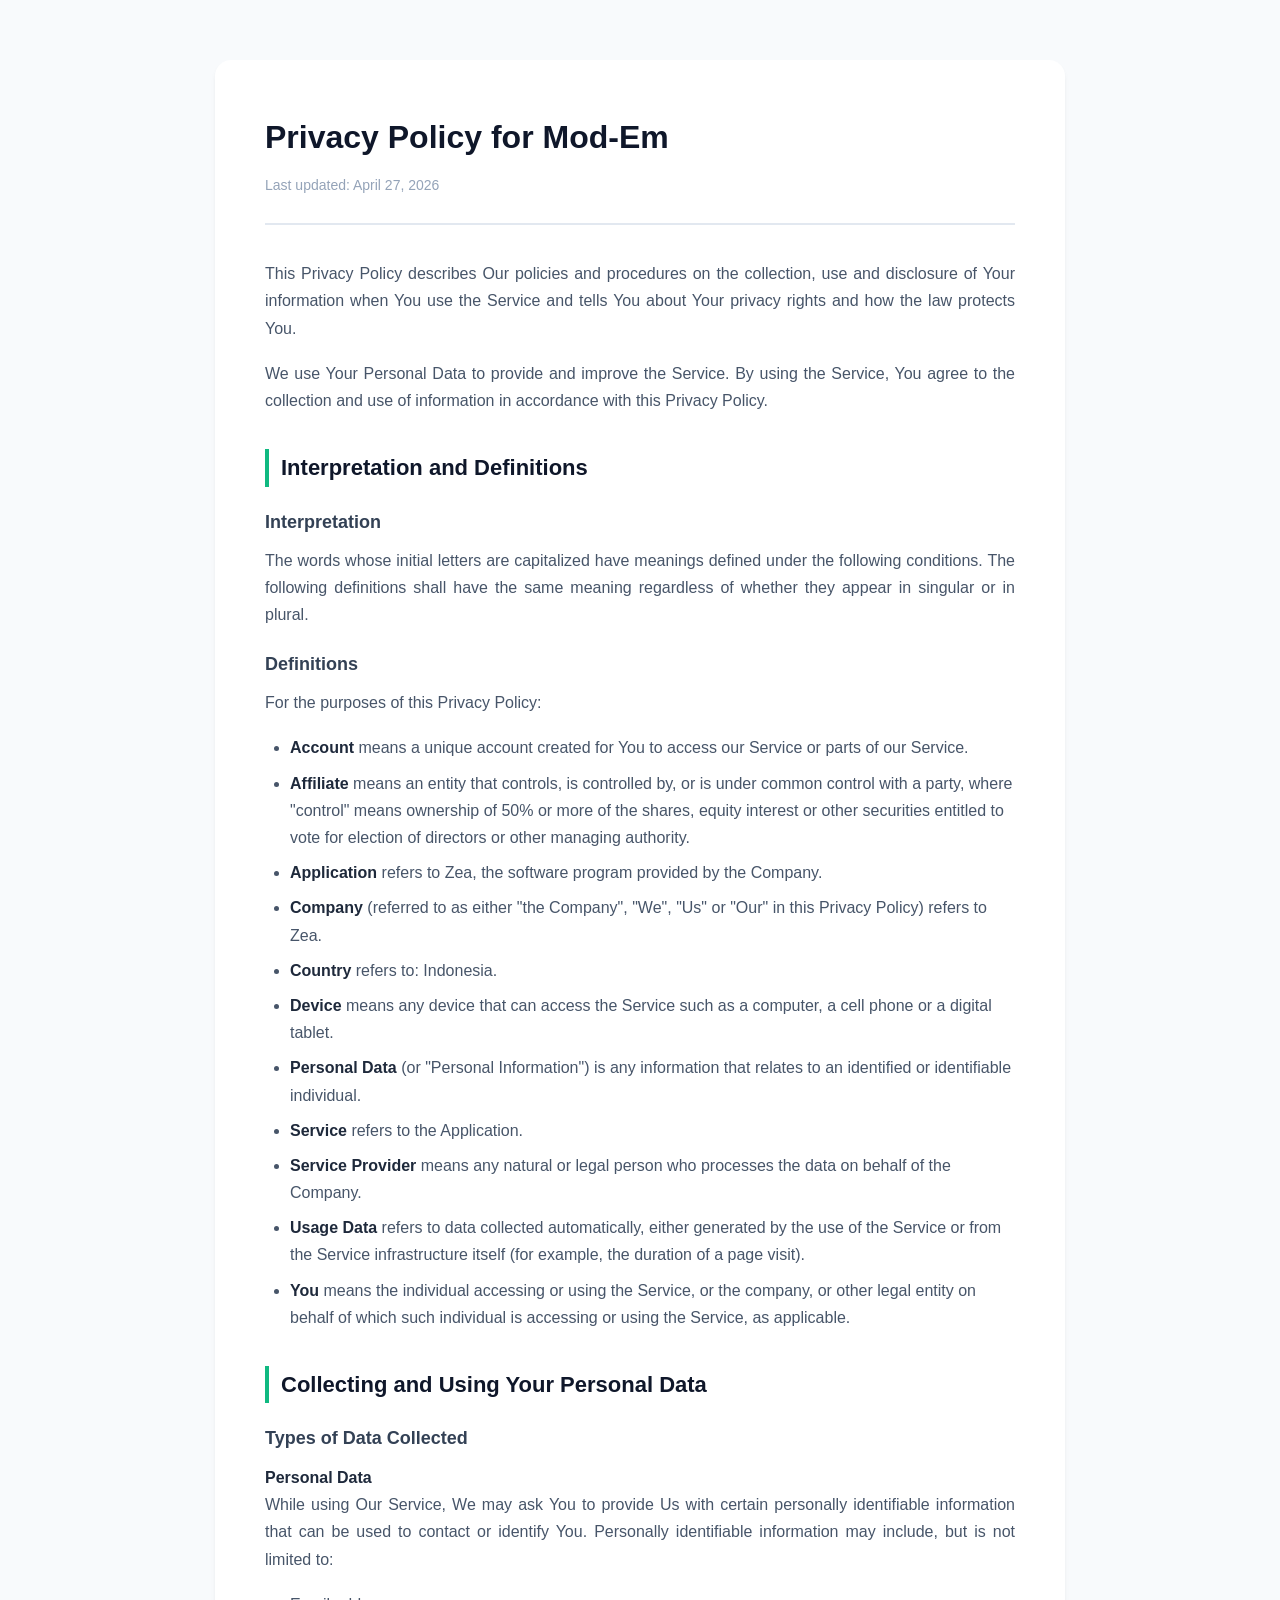
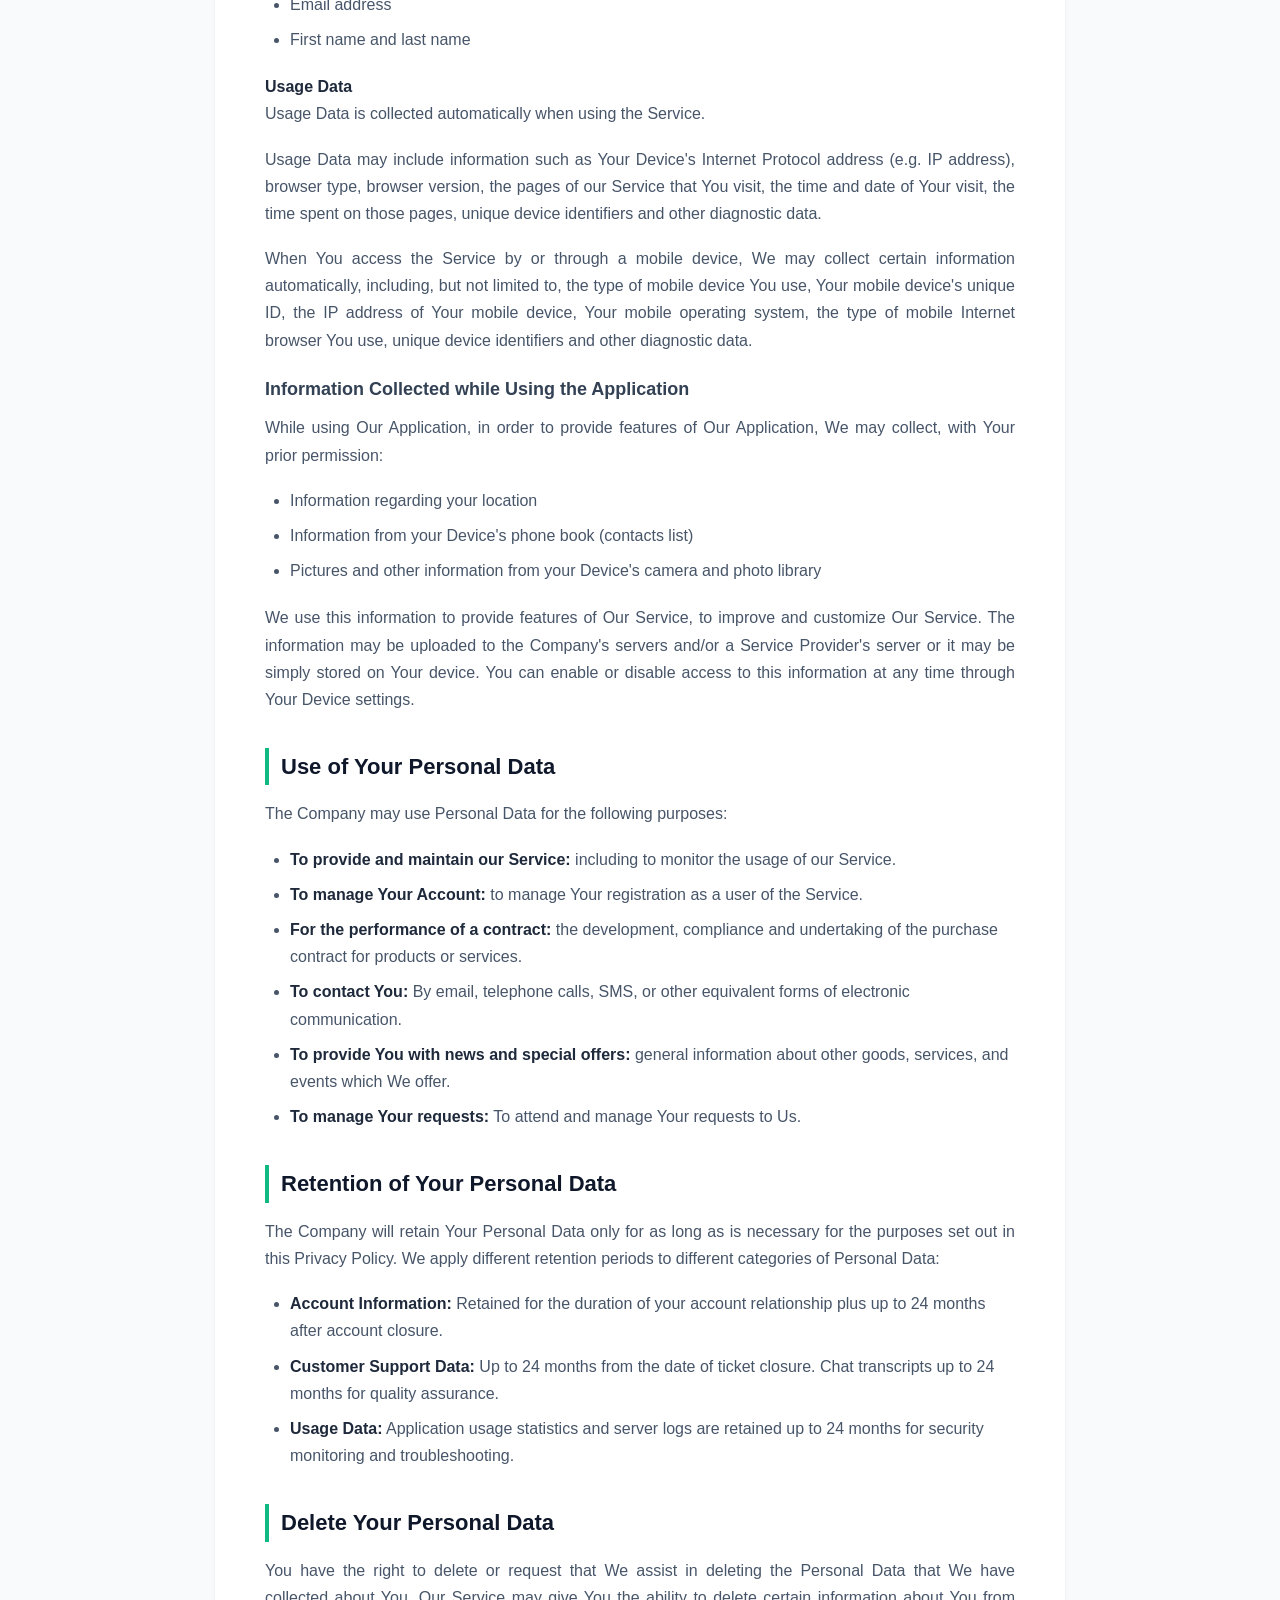
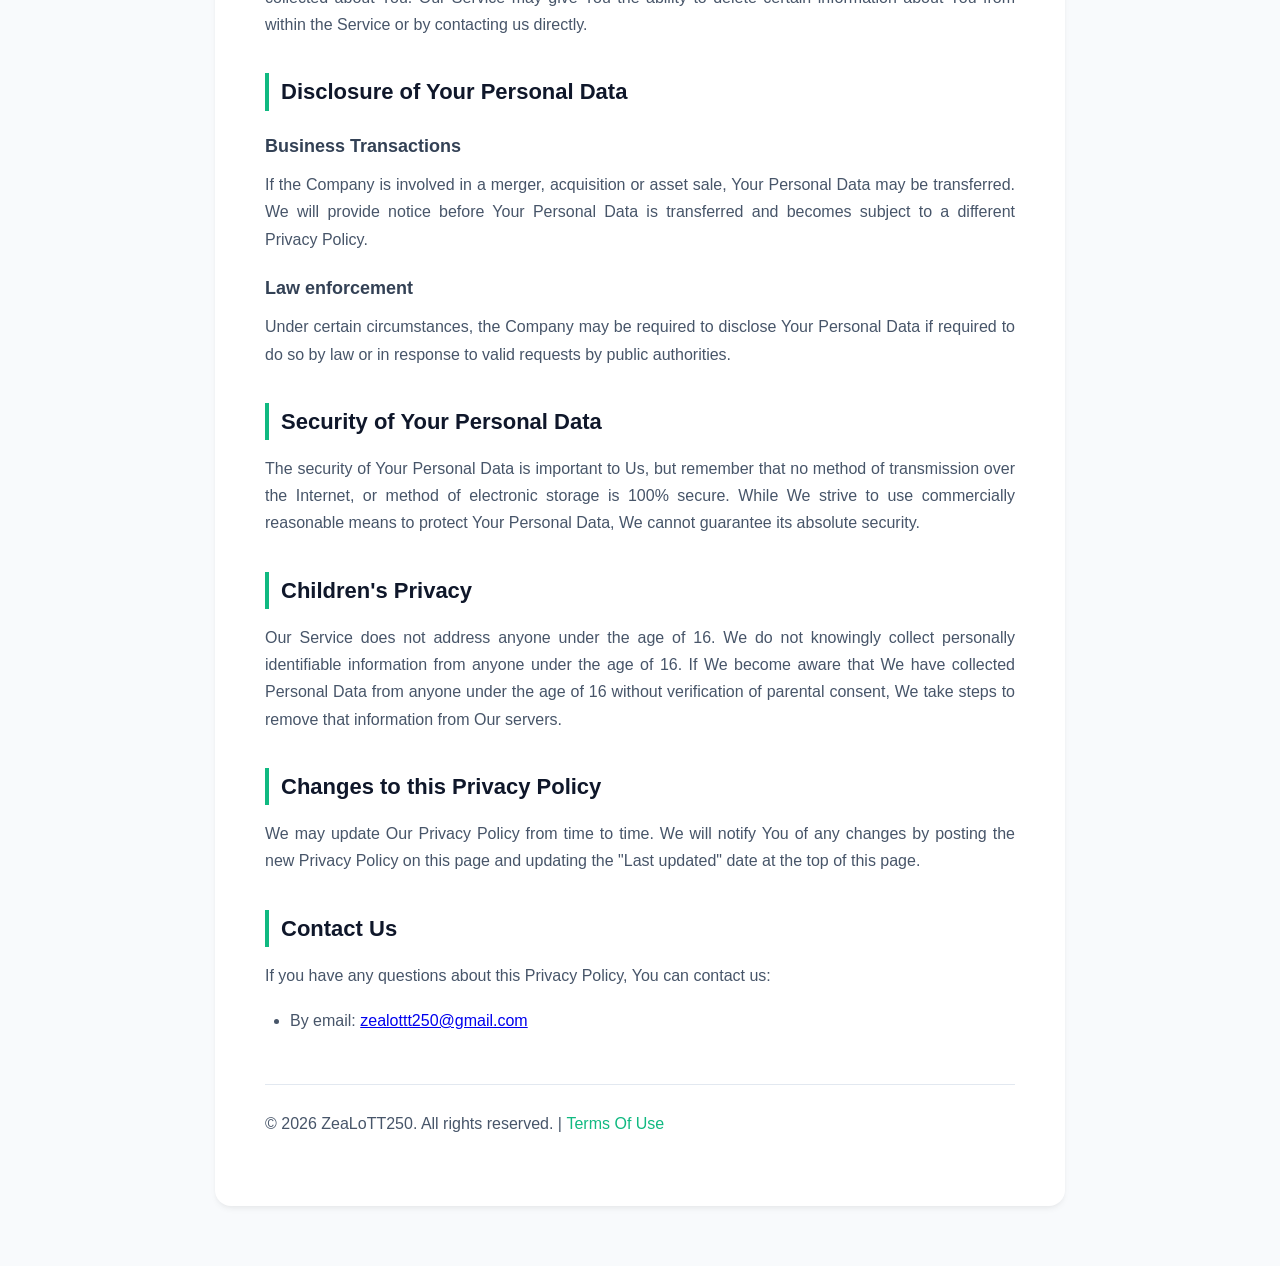
<file: Privacy-Policy.html>
<!DOCTYPE html>
<html lang="en">
<head>
    <meta charset="UTF-8">
    <meta name="viewport" content="width=device-width, initial-scale=1.0">
    <title>Privacy Policy - Mod-Em</title>
    <link rel="icon" type="image/png" href="logo.png">
    <style>
        :root {
            --primary-color: #10b981; /* Hijau emerald lembut untuk membedakan dengan halaman Terms */
            --text-main: #1e293b;
            --text-muted: #475569;
            --bg-body: #f8fafc;
            --bg-card: #ffffff;
            --border-color: #e2e8f0;
        }

        * {
            box-sizing: border-box;
            margin: 0;
            padding: 0;
            font-family: -apple-system, BlinkMacSystemFont, 'Segoe UI', Roboto, Helvetica, Arial, sans-serif;
        }

        body {
            background-color: var(--bg-body);
            color: var(--text-main);
            line-height: 1.7;
            padding: 20px;
        }

        .container {
            max-width: 850px;
            margin: 40px auto;
            background: var(--bg-card);
            padding: 50px;
            border-radius: 16px;
            box-shadow: 0 4px 6px -1px rgba(0, 0, 0, 0.05), 0 2px 4px -1px rgba(0, 0, 0, 0.03);
        }

        header {
            border-bottom: 2px solid var(--border-color);
            padding-bottom: 25px;
            margin-bottom: 35px;
        }

        h1 {
            font-size: 32px;
            font-weight: 700;
            color: #0f172a;
            margin-bottom: 10px;
        }

        .meta-date {
            color: #94a3b8;
            font-size: 14px;
            font-weight: 500;
        }

        h2 {
            font-size: 22px;
            color: #0f172a;
            margin: 35px 0 15px 0;
            border-left: 4px solid var(--primary-color);
            padding-left: 12px;
        }

        h3 {
            font-size: 18px;
            color: #334155;
            margin: 20px 0 10px 0;
        }

        p {
            margin-bottom: 18px;
            color: var(--text-muted);
            font-size: 16px;
            text-align: justify;
        }

        ul, ol {
            margin-bottom: 20px;
            padding-left: 25px;
            color: var(--text-muted);
            font-size: 16px;
        }

        li {
            margin-bottom: 8px;
        }

        li strong {
            color: var(--text-main);
        }

        footer {
            margin-top: 50px;
            padding-top: 25px;
            border-top: 1px solid var(--border-color);
            font-size: 14px;
            text-align: center;
            color: #64748b;
        }

        footer a {
            color: var(--primary-color);
            text-decoration: none;
            font-weight: 500;
        }

        footer a:hover {
            text-decoration: underline;
        }

        /* Mobile Optimization */
        @media (max-width: 640px) {
            body { padding: 10px; }
            .container { padding: 25px 20px; margin: 15px auto; }
            h1 { font-size: 26px; }
            h2 { font-size: 19px; }
            p, li { font-size: 15px; }
        }
    </style>
</head>
<body>

<div class="container">
    <header>
        <h1>Privacy Policy for Mod-Em</h1>
        <div class="meta-date">Last updated: April 27, 2026</div>
    </header>

    <main>
        <p>This Privacy Policy describes Our policies and procedures on the collection, use and disclosure of Your information when You use the Service and tells You about Your privacy rights and how the law protects You.</p>
        <p>We use Your Personal Data to provide and improve the Service. By using the Service, You agree to the collection and use of information in accordance with this Privacy Policy.</p>

        <h2>Interpretation and Definitions</h2>
        <h3>Interpretation</h3>
        <p>The words whose initial letters are capitalized have meanings defined under the following conditions. The following definitions shall have the same meaning regardless of whether they appear in singular or in plural.</p>

        <h3>Definitions</h3>
        <p>For the purposes of this Privacy Policy:</p>
        <ul>
            <li><strong>Account</strong> means a unique account created for You to access our Service or parts of our Service.</li>
            <li><strong>Affiliate</strong> means an entity that controls, is controlled by, or is under common control with a party, where "control" means ownership of 50% or more of the shares, equity interest or other securities entitled to vote for election of directors or other managing authority.</li>
            <li><strong>Application</strong> refers to Zea, the software program provided by the Company.</li>
            <li><strong>Company</strong> (referred to as either "the Company", "We", "Us" or "Our" in this Privacy Policy) refers to Zea.</li>
            <li><strong>Country</strong> refers to: Indonesia.</li>
            <li><strong>Device</strong> means any device that can access the Service such as a computer, a cell phone or a digital tablet.</li>
            <li><strong>Personal Data</strong> (or "Personal Information") is any information that relates to an identified or identifiable individual.</li>
            <li><strong>Service</strong> refers to the Application.</li>
            <li><strong>Service Provider</strong> means any natural or legal person who processes the data on behalf of the Company.</li>
            <li><strong>Usage Data</strong> refers to data collected automatically, either generated by the use of the Service or from the Service infrastructure itself (for example, the duration of a page visit).</li>
            <li><strong>You</strong> means the individual accessing or using the Service, or the company, or other legal entity on behalf of which such individual is accessing or using the Service, as applicable.</li>
        </ul>

        <h2>Collecting and Using Your Personal Data</h2>
        <h3>Types of Data Collected</h3>
        
        <h4>Personal Data</h4>
        <p>While using Our Service, We may ask You to provide Us with certain personally identifiable information that can be used to contact or identify You. Personally identifiable information may include, but is not limited to:</p>
        <ul>
            <li>Email address</li>
            <li>First name and last name</li>
        </ul>

        <h4>Usage Data</h4>
        <p>Usage Data is collected automatically when using the Service.</p>
        <p>Usage Data may include information such as Your Device's Internet Protocol address (e.g. IP address), browser type, browser version, the pages of our Service that You visit, the time and date of Your visit, the time spent on those pages, unique device identifiers and other diagnostic data.</p>
        <p>When You access the Service by or through a mobile device, We may collect certain information automatically, including, but not limited to, the type of mobile device You use, Your mobile device's unique ID, the IP address of Your mobile device, Your mobile operating system, the type of mobile Internet browser You use, unique device identifiers and other diagnostic data.</p>

        <h3>Information Collected while Using the Application</h3>
        <p>While using Our Application, in order to provide features of Our Application, We may collect, with Your prior permission:</p>
        <ul>
            <li>Information regarding your location</li>
            <li>Information from your Device's phone book (contacts list)</li>
            <li>Pictures and other information from your Device's camera and photo library</li>
        </ul>
        <p>We use this information to provide features of Our Service, to improve and customize Our Service. The information may be uploaded to the Company's servers and/or a Service Provider's server or it may be simply stored on Your device. You can enable or disable access to this information at any time through Your Device settings.</p>

        <h2>Use of Your Personal Data</h2>
        <p>The Company may use Personal Data for the following purposes:</p>
        <ul>
            <li><strong>To provide and maintain our Service:</strong> including to monitor the usage of our Service.</li>
            <li><strong>To manage Your Account:</strong> to manage Your registration as a user of the Service.</li>
            <li><strong>For the performance of a contract:</strong> the development, compliance and undertaking of the purchase contract for products or services.</li>
            <li><strong>To contact You:</strong> By email, telephone calls, SMS, or other equivalent forms of electronic communication.</li>
            <li><strong>To provide You with news and special offers:</strong> general information about other goods, services, and events which We offer.</li>
            <li><strong>To manage Your requests:</strong> To attend and manage Your requests to Us.</li>
        </ul>

        <h2>Retention of Your Personal Data</h2>
        <p>The Company will retain Your Personal Data only for as long as is necessary for the purposes set out in this Privacy Policy. We apply different retention periods to different categories of Personal Data:</p>
        <ul>
            <li><strong>Account Information:</strong> Retained for the duration of your account relationship plus up to 24 months after account closure.</li>
            <li><strong>Customer Support Data:</strong> Up to 24 months from the date of ticket closure. Chat transcripts up to 24 months for quality assurance.</li>
            <li><strong>Usage Data:</strong> Application usage statistics and server logs are retained up to 24 months for security monitoring and troubleshooting.</li>
        </ul>

        <h2>Delete Your Personal Data</h2>
        <p>You have the right to delete or request that We assist in deleting the Personal Data that We have collected about You. Our Service may give You the ability to delete certain information about You from within the Service or by contacting us directly.</p>

        <h2>Disclosure of Your Personal Data</h2>
        <h3>Business Transactions</h3>
        <p>If the Company is involved in a merger, acquisition or asset sale, Your Personal Data may be transferred. We will provide notice before Your Personal Data is transferred and becomes subject to a different Privacy Policy.</p>

        <h3>Law enforcement</h3>
        <p>Under certain circumstances, the Company may be required to disclose Your Personal Data if required to do so by law or in response to valid requests by public authorities.</p>

        <h2>Security of Your Personal Data</h2>
        <p>The security of Your Personal Data is important to Us, but remember that no method of transmission over the Internet, or method of electronic storage is 100% secure. While We strive to use commercially reasonable means to protect Your Personal Data, We cannot guarantee its absolute security.</p>

        <h2>Children's Privacy</h2>
        <p>Our Service does not address anyone under the age of 16. We do not knowingly collect personally identifiable information from anyone under the age of 16. If We become aware that We have collected Personal Data from anyone under the age of 16 without verification of parental consent, We take steps to remove that information from Our servers.</p>

        <h2>Changes to this Privacy Policy</h2>
        <p>We may update Our Privacy Policy from time to time. We will notify You of any changes by posting the new Privacy Policy on this page and updating the "Last updated" date at the top of this page.</p>

        <h2>Contact Us</h2>
        <p>If you have any questions about this Privacy Policy, You can contact us:</p>
        <ul>
            <li>By email: <a href="mailto:zealottt250@gmail.com">zealottt250@gmail.com</a></li>
        </ul>
    </main>

    <footer>
        <p>&copy; 2026 ZeaLoTT250. All rights reserved. | <a href="https://mod-em.vercel.app/Terms-Of-Use">Terms Of Use</a></p>
    </footer>
</div>

</body>
  </html>
</file>
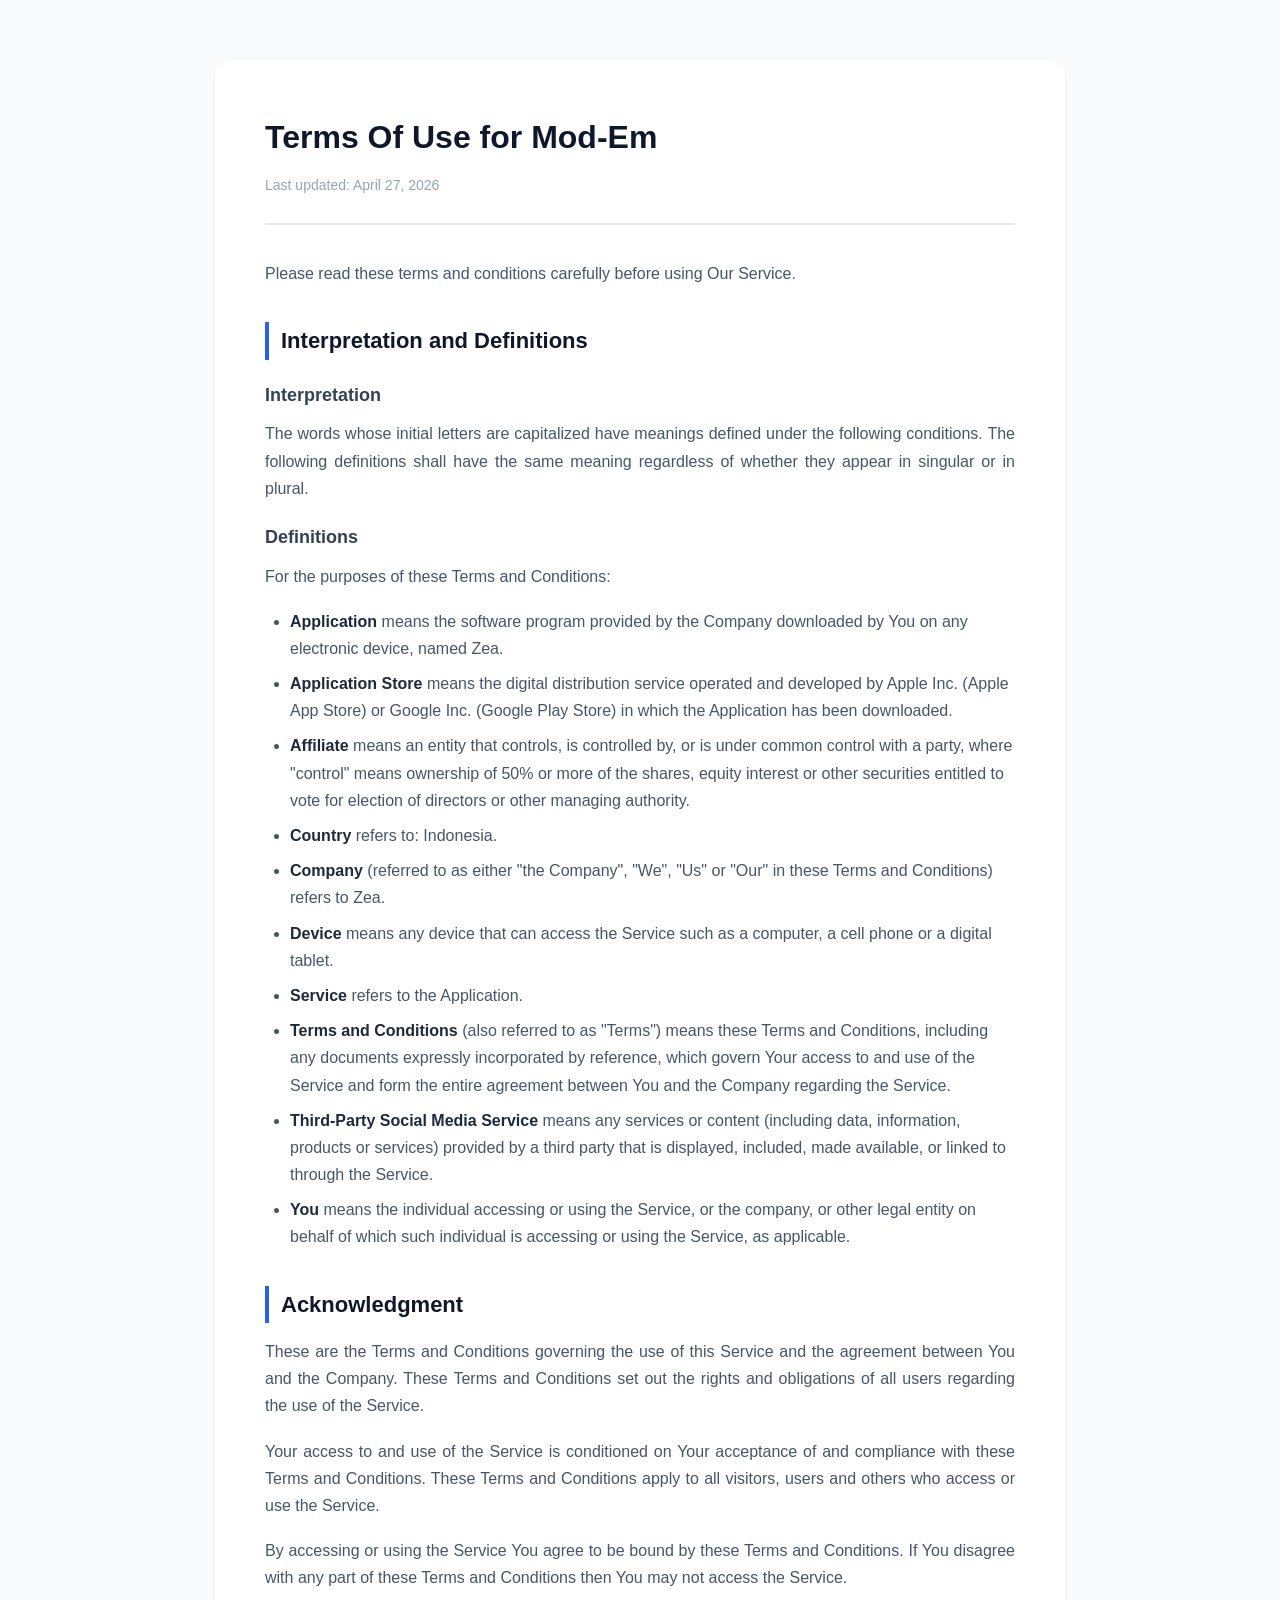
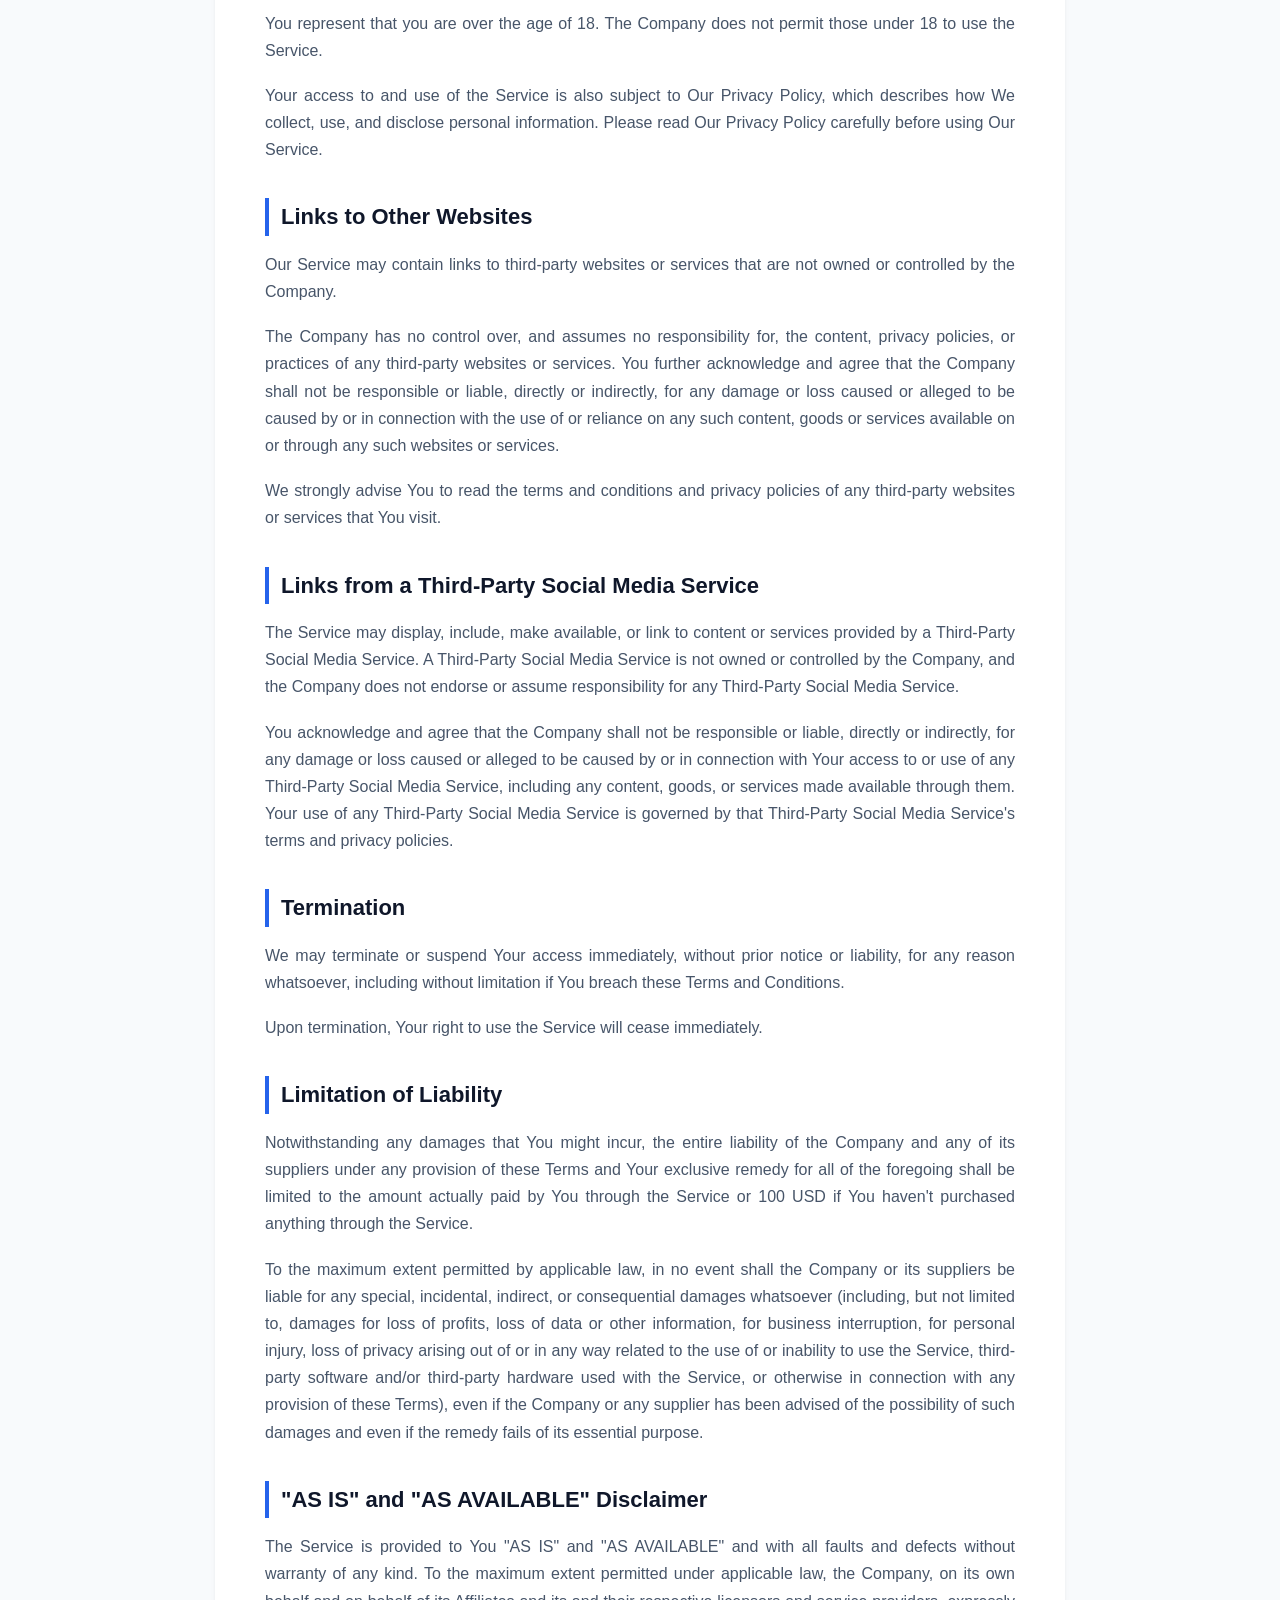
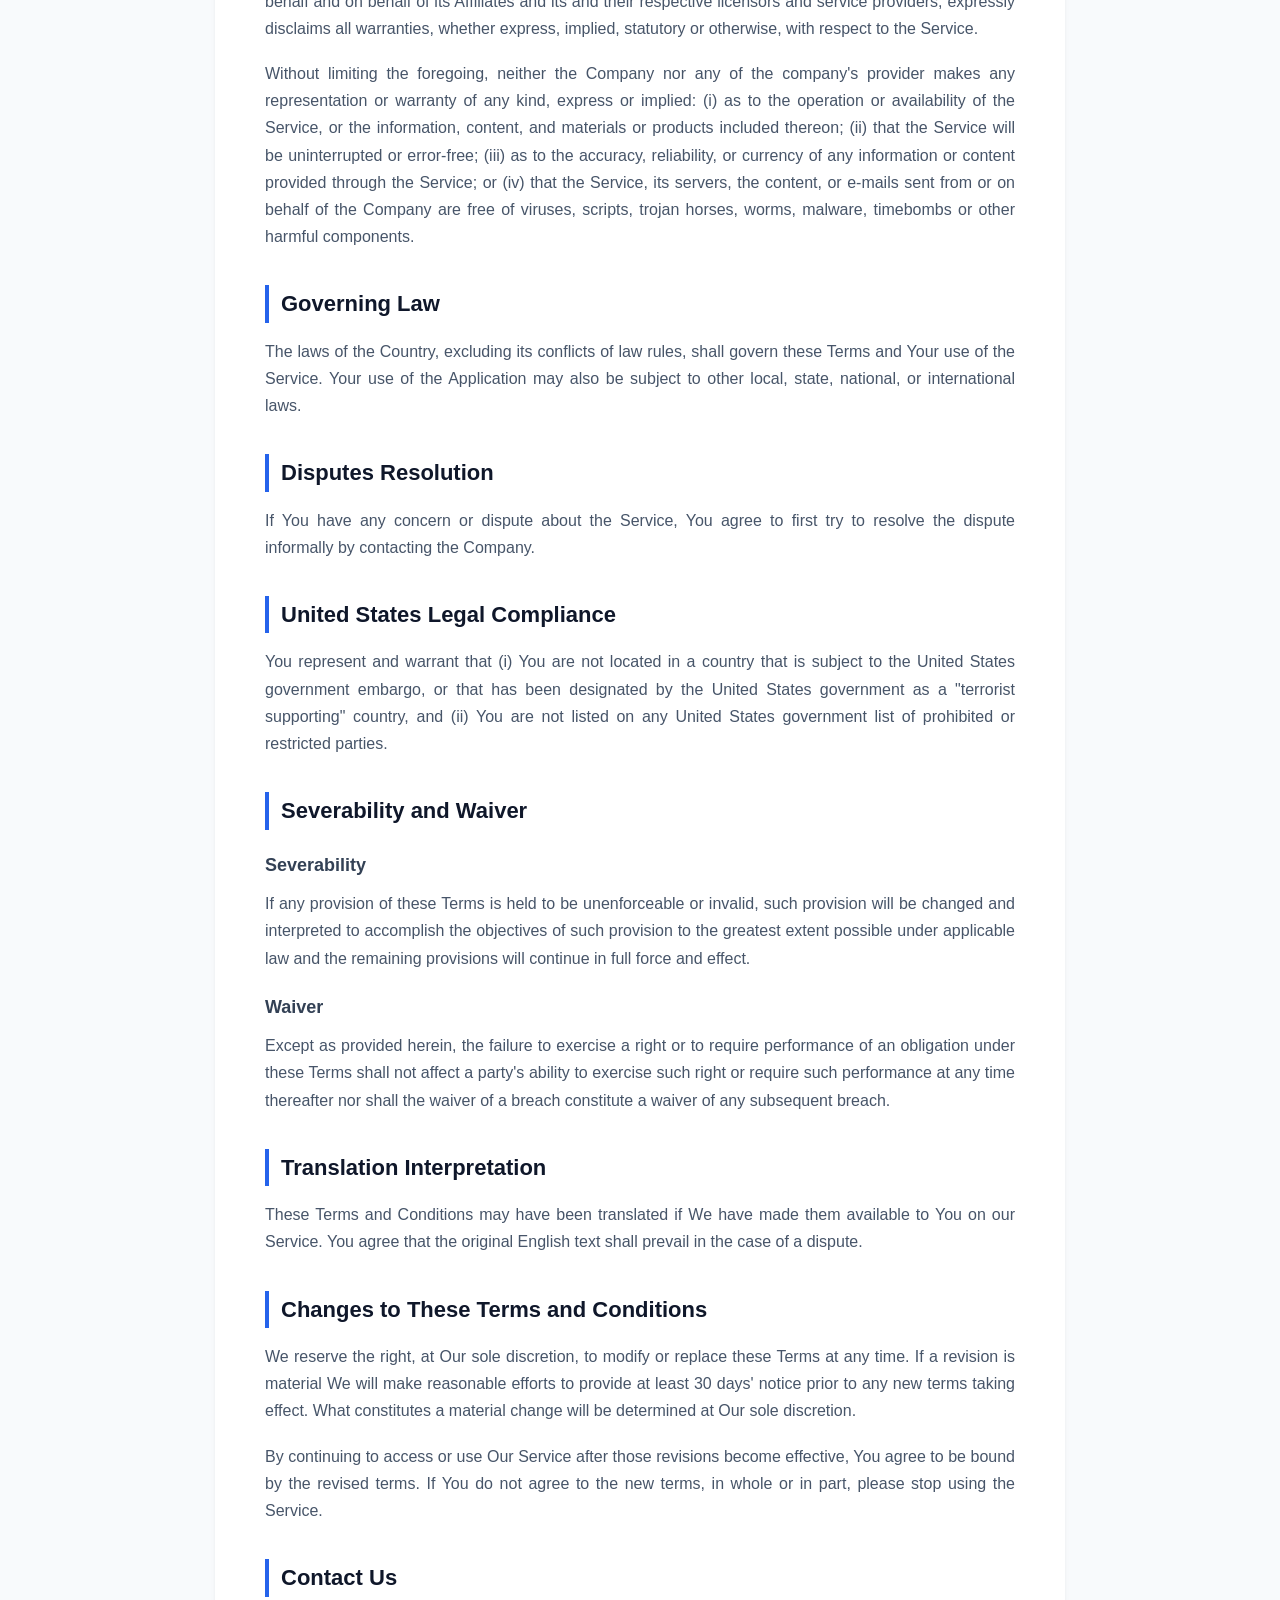
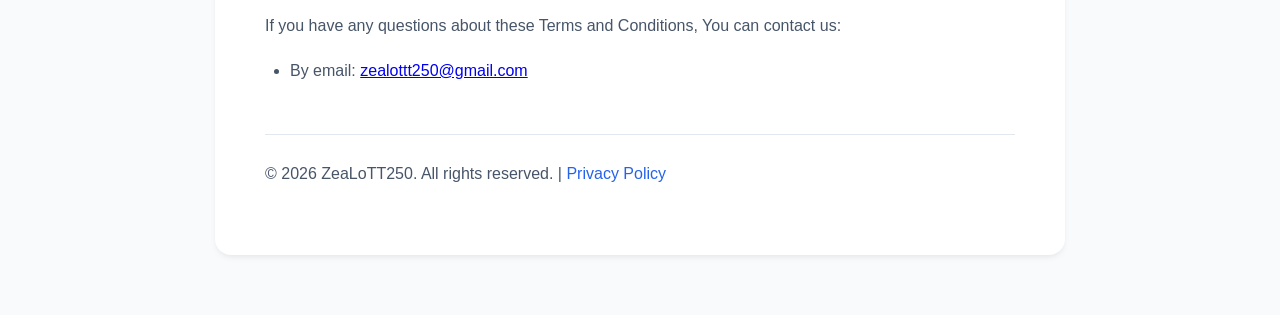
<file: Terms-Of-Use.html>
<!DOCTYPE html>
<html lang="en">
<head>
    <meta charset="UTF-8">
    <meta name="viewport" content="width=device-width, initial-scale=1.0">
    <title>Terms Of Use - Mod-Em</title>
    <link rel="icon" type="image/png" href="logo.png">
    <style>
        :root {
            --primary-color: #2563eb;
            --text-main: #1e293b;
            --text-muted: #475569;
            --bg-body: #f8fafc;
            --bg-card: #ffffff;
            --border-color: #e2e8f0;
        }

        * {
            box-sizing: border-box;
            margin: 0;
            padding: 0;
            font-family: -apple-system, BlinkMacSystemFont, 'Segoe UI', Roboto, Helvetica, Arial, sans-serif;
        }

        body {
            background-color: var(--bg-body);
            color: var(--text-main);
            line-height: 1.7;
            padding: 20px;
        }

        .container {
            max-width: 850px;
            margin: 40px auto;
            background: var(--bg-card);
            padding: 50px;
            border-radius: 16px;
            box-shadow: 0 4px 6px -1px rgba(0, 0, 0, 0.05), 0 2px 4px -1px rgba(0, 0, 0, 0.03);
        }

        header {
            border-bottom: 2px solid var(--border-color);
            padding-bottom: 25px;
            margin-bottom: 35px;
        }

        h1 {
            font-size: 32px;
            font-weight: 700;
            color: #0f172a;
            margin-bottom: 10px;
        }

        .meta-date {
            color: #94a3b8;
            font-size: 14px;
            font-weight: 500;
        }

        h2 {
            font-size: 22px;
            color: #0f172a;
            margin: 35px 0 15px 0;
            border-left: 4px solid var(--primary-color);
            padding-left: 12px;
        }

        h3 {
            font-size: 18px;
            color: #334155;
            margin: 20px 0 10px 0;
        }

        p {
            margin-bottom: 18px;
            color: var(--text-muted);
            font-size: 16px;
            text-align: justify;
        }

        ul, ol {
            margin-bottom: 20px;
            padding-left: 25px;
            color: var(--text-muted);
            font-size: 16px;
        }

        li {
            margin-bottom: 8px;
        }

        li strong {
            color: var(--text-main);
        }

        .highlight-box {
            background-color: #f1f5f9;
            padding: 15px 20px;
            border-radius: 8px;
            margin-bottom: 20px;
            border-left: 4px solid #64748b;
        }

        .highlight-box p {
            margin-bottom: 0;
            font-style: italic;
        }

        footer {
            margin-top: 50px;
            padding-top: 25px;
            border-top: 1px solid var(--border-color);
            font-size: 14px;
            text-align: center;
            color: #64748b;
        }

        footer a {
            color: var(--primary-color);
            text-decoration: none;
            font-weight: 500;
        }

        footer a:hover {
            text-decoration: underline;
        }

        /* Mobile Optimization */
        @media (max-width: 640px) {
            body { padding: 10px; }
            .container { padding: 25px 20px; margin: 15px auto; }
            h1 { font-size: 26px; }
            h2 { font-size: 19px; }
            p, li { font-size: 15px; }
        }
    </style>
</head>
<body>

<div class="container">
    <header>
        <h1>Terms Of Use for Mod-Em</h1>
        <div class="meta-date">Last updated: April 27, 2026</div>
    </header>

    <main>
        <p>Please read these terms and conditions carefully before using Our Service.</p>

        <h2>Interpretation and Definitions</h2>
        <h3>Interpretation</h3>
        <p>The words whose initial letters are capitalized have meanings defined under the following conditions. The following definitions shall have the same meaning regardless of whether they appear in singular or in plural.</p>

        <h3>Definitions</h3>
        <p>For the purposes of these Terms and Conditions:</p>
        <ul>
            <li><strong>Application</strong> means the software program provided by the Company downloaded by You on any electronic device, named Zea.</li>
            <li><strong>Application Store</strong> means the digital distribution service operated and developed by Apple Inc. (Apple App Store) or Google Inc. (Google Play Store) in which the Application has been downloaded.</li>
            <li><strong>Affiliate</strong> means an entity that controls, is controlled by, or is under common control with a party, where "control" means ownership of 50% or more of the shares, equity interest or other securities entitled to vote for election of directors or other managing authority.</li>
            <li><strong>Country</strong> refers to: Indonesia.</li>
            <li><strong>Company</strong> (referred to as either "the Company", "We", "Us" or "Our" in these Terms and Conditions) refers to Zea.</li>
            <li><strong>Device</strong> means any device that can access the Service such as a computer, a cell phone or a digital tablet.</li>
            <li><strong>Service</strong> refers to the Application.</li>
            <li><strong>Terms and Conditions</strong> (also referred to as "Terms") means these Terms and Conditions, including any documents expressly incorporated by reference, which govern Your access to and use of the Service and form the entire agreement between You and the Company regarding the Service.</li>
            <li><strong>Third-Party Social Media Service</strong> means any services or content (including data, information, products or services) provided by a third party that is displayed, included, made available, or linked to through the Service.</li>
            <li><strong>You</strong> means the individual accessing or using the Service, or the company, or other legal entity on behalf of which such individual is accessing or using the Service, as applicable.</li>
        </ul>

        <h2>Acknowledgment</h2>
        <p>These are the Terms and Conditions governing the use of this Service and the agreement between You and the Company. These Terms and Conditions set out the rights and obligations of all users regarding the use of the Service.</p>
        <p>Your access to and use of the Service is conditioned on Your acceptance of and compliance with these Terms and Conditions. These Terms and Conditions apply to all visitors, users and others who access or use the Service.</p>
        <p>By accessing or using the Service You agree to be bound by these Terms and Conditions. If You disagree with any part of these Terms and Conditions then You may not access the Service.</p>
        <p>You represent that you are over the age of 18. The Company does not permit those under 18 to use the Service.</p>
        <p>Your access to and use of the Service is also subject to Our Privacy Policy, which describes how We collect, use, and disclose personal information. Please read Our Privacy Policy carefully before using Our Service.</p>

        <h2>Links to Other Websites</h2>
        <p>Our Service may contain links to third-party websites or services that are not owned or controlled by the Company.</p>
        <p>The Company has no control over, and assumes no responsibility for, the content, privacy policies, or practices of any third-party websites or services. You further acknowledge and agree that the Company shall not be responsible or liable, directly or indirectly, for any damage or loss caused or alleged to be caused by or in connection with the use of or reliance on any such content, goods or services available on or through any such websites or services.</p>
        <p>We strongly advise You to read the terms and conditions and privacy policies of any third-party websites or services that You visit.</p>

        <h2>Links from a Third-Party Social Media Service</h2>
        <p>The Service may display, include, make available, or link to content or services provided by a Third-Party Social Media Service. A Third-Party Social Media Service is not owned or controlled by the Company, and the Company does not endorse or assume responsibility for any Third-Party Social Media Service.</p>
        <p>You acknowledge and agree that the Company shall not be responsible or liable, directly or indirectly, for any damage or loss caused or alleged to be caused by or in connection with Your access to or use of any Third-Party Social Media Service, including any content, goods, or services made available through them. Your use of any Third-Party Social Media Service is governed by that Third-Party Social Media Service's terms and privacy policies.</p>

        <h2>Termination</h2>
        <p>We may terminate or suspend Your access immediately, without prior notice or liability, for any reason whatsoever, including without limitation if You breach these Terms and Conditions.</p>
        <p>Upon termination, Your right to use the Service will cease immediately.</p>

        <h2>Limitation of Liability</h2>
        <p>Notwithstanding any damages that You might incur, the entire liability of the Company and any of its suppliers under any provision of these Terms and Your exclusive remedy for all of the foregoing shall be limited to the amount actually paid by You through the Service or 100 USD if You haven't purchased anything through the Service.</p>
        <p>To the maximum extent permitted by applicable law, in no event shall the Company or its suppliers be liable for any special, incidental, indirect, or consequential damages whatsoever (including, but not limited to, damages for loss of profits, loss of data or other information, for business interruption, for personal injury, loss of privacy arising out of or in any way related to the use of or inability to use the Service, third-party software and/or third-party hardware used with the Service, or otherwise in connection with any provision of these Terms), even if the Company or any supplier has been advised of the possibility of such damages and even if the remedy fails of its essential purpose.</p>

        <h2>"AS IS" and "AS AVAILABLE" Disclaimer</h2>
        <p>The Service is provided to You "AS IS" and "AS AVAILABLE" and with all faults and defects without warranty of any kind. To the maximum extent permitted under applicable law, the Company, on its own behalf and on behalf of its Affiliates and its and their respective licensors and service providers, expressly disclaims all warranties, whether express, implied, statutory or otherwise, with respect to the Service.</p>
        <p>Without limiting the foregoing, neither the Company nor any of the company's provider makes any representation or warranty of any kind, express or implied: (i) as to the operation or availability of the Service, or the information, content, and materials or products included thereon; (ii) that the Service will be uninterrupted or error-free; (iii) as to the accuracy, reliability, or currency of any information or content provided through the Service; or (iv) that the Service, its servers, the content, or e-mails sent from or on behalf of the Company are free of viruses, scripts, trojan horses, worms, malware, timebombs or other harmful components.</p>

        <h2>Governing Law</h2>
        <p>The laws of the Country, excluding its conflicts of law rules, shall govern these Terms and Your use of the Service. Your use of the Application may also be subject to other local, state, national, or international laws.</p>

        <h2>Disputes Resolution</h2>
        <p>If You have any concern or dispute about the Service, You agree to first try to resolve the dispute informally by contacting the Company.</p>

        <h2>United States Legal Compliance</h2>
        <p>You represent and warrant that (i) You are not located in a country that is subject to the United States government embargo, or that has been designated by the United States government as a "terrorist supporting" country, and (ii) You are not listed on any United States government list of prohibited or restricted parties.</p>

        <h2>Severability and Waiver</h2>
        <h3>Severability</h3>
        <p>If any provision of these Terms is held to be unenforceable or invalid, such provision will be changed and interpreted to accomplish the objectives of such provision to the greatest extent possible under applicable law and the remaining provisions will continue in full force and effect.</p>
        <h3>Waiver</h3>
        <p>Except as provided herein, the failure to exercise a right or to require performance of an obligation under these Terms shall not affect a party's ability to exercise such right or require such performance at any time thereafter nor shall the waiver of a breach constitute a waiver of any subsequent breach.</p>

        <h2>Translation Interpretation</h2>
        <p>These Terms and Conditions may have been translated if We have made them available to You on our Service. You agree that the original English text shall prevail in the case of a dispute.</p>

        <h2>Changes to These Terms and Conditions</h2>
        <p>We reserve the right, at Our sole discretion, to modify or replace these Terms at any time. If a revision is material We will make reasonable efforts to provide at least 30 days' notice prior to any new terms taking effect. What constitutes a material change will be determined at Our sole discretion.</p>
        <p>By continuing to access or use Our Service after those revisions become effective, You agree to be bound by the revised terms. If You do not agree to the new terms, in whole or in part, please stop using the Service.</p>

        <h2>Contact Us</h2>
        <p>If you have any questions about these Terms and Conditions, You can contact us:</p>
        <ul>
            <li>By email: <a href="mailto:zealottt250@gmail.com">zealottt250@gmail.com</a></li>
        </ul>
    </main>

    <footer>
        <p>&copy; 2026 ZeaLoTT250. All rights reserved. | <a href="https://mod-em.vercel.app/Privacy-Policy">Privacy Policy</a></p>
    </footer>
</div>

</body>
  </html>
</file>
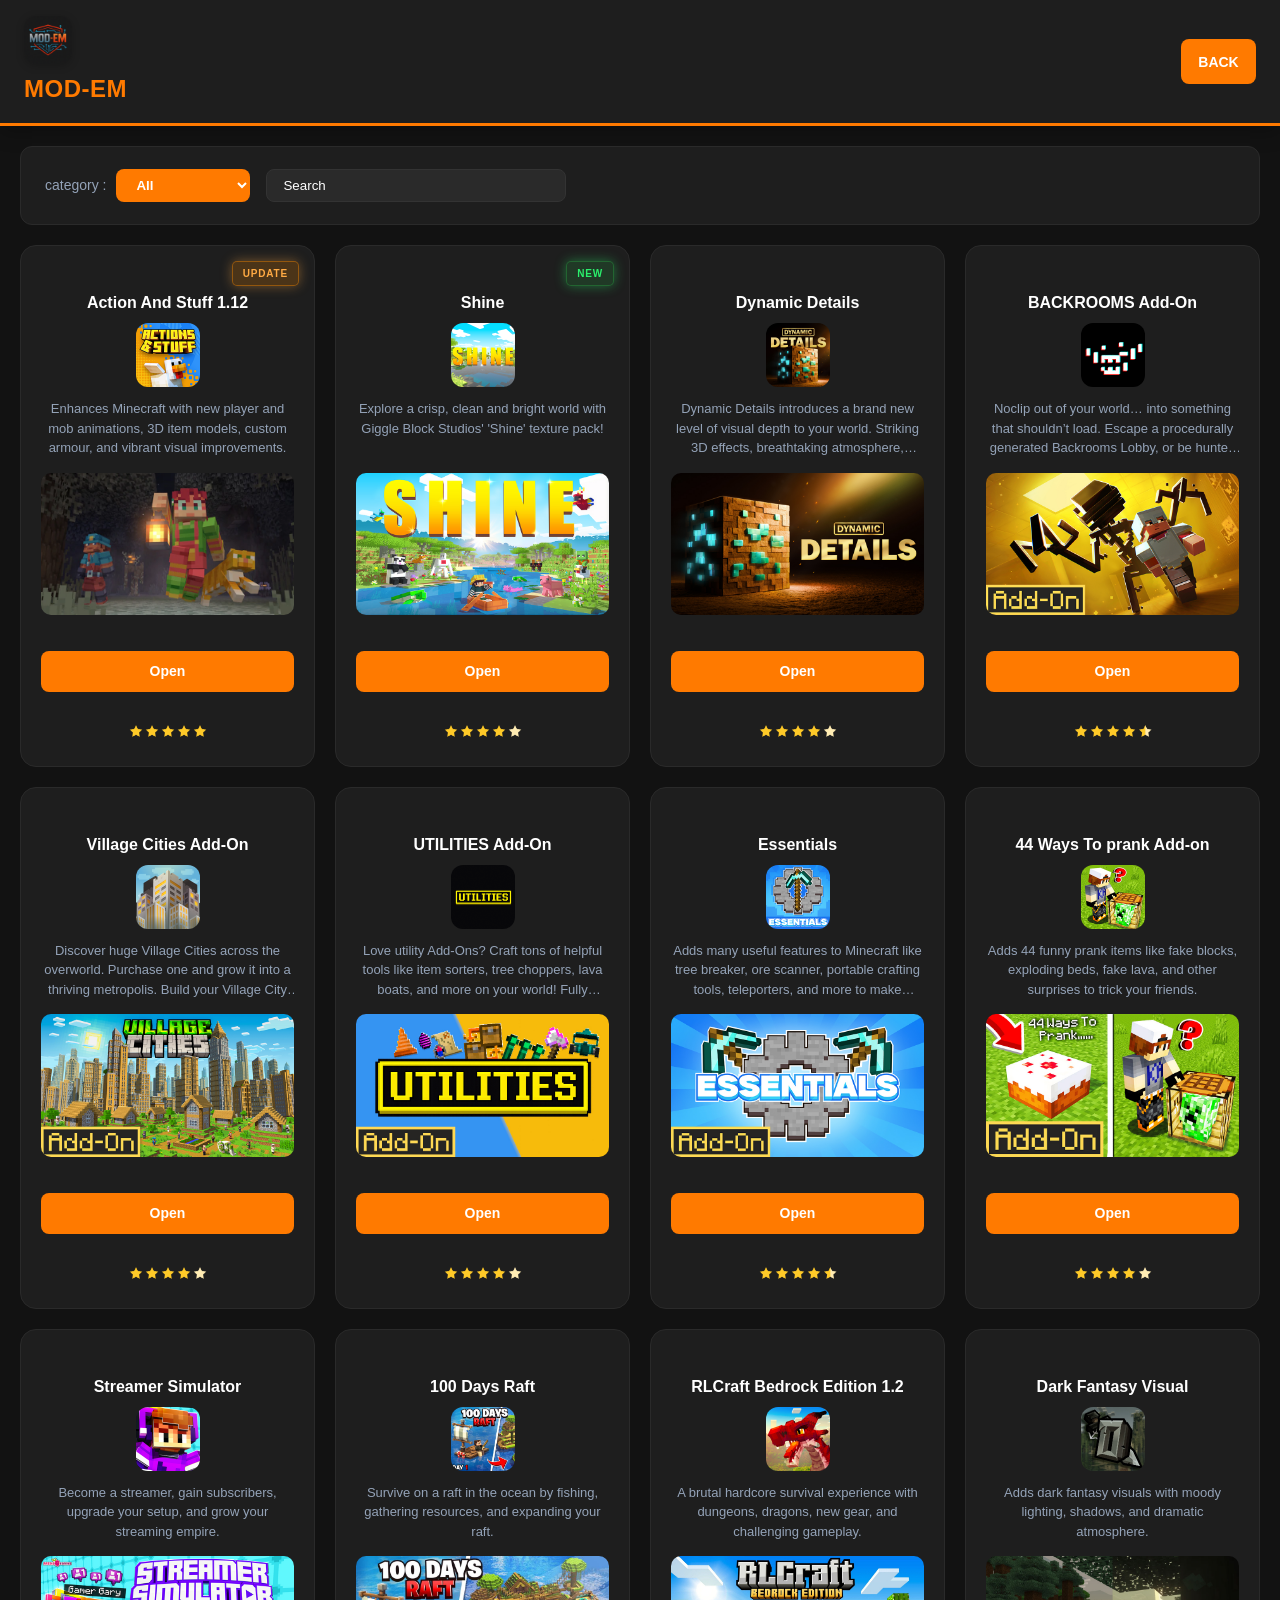
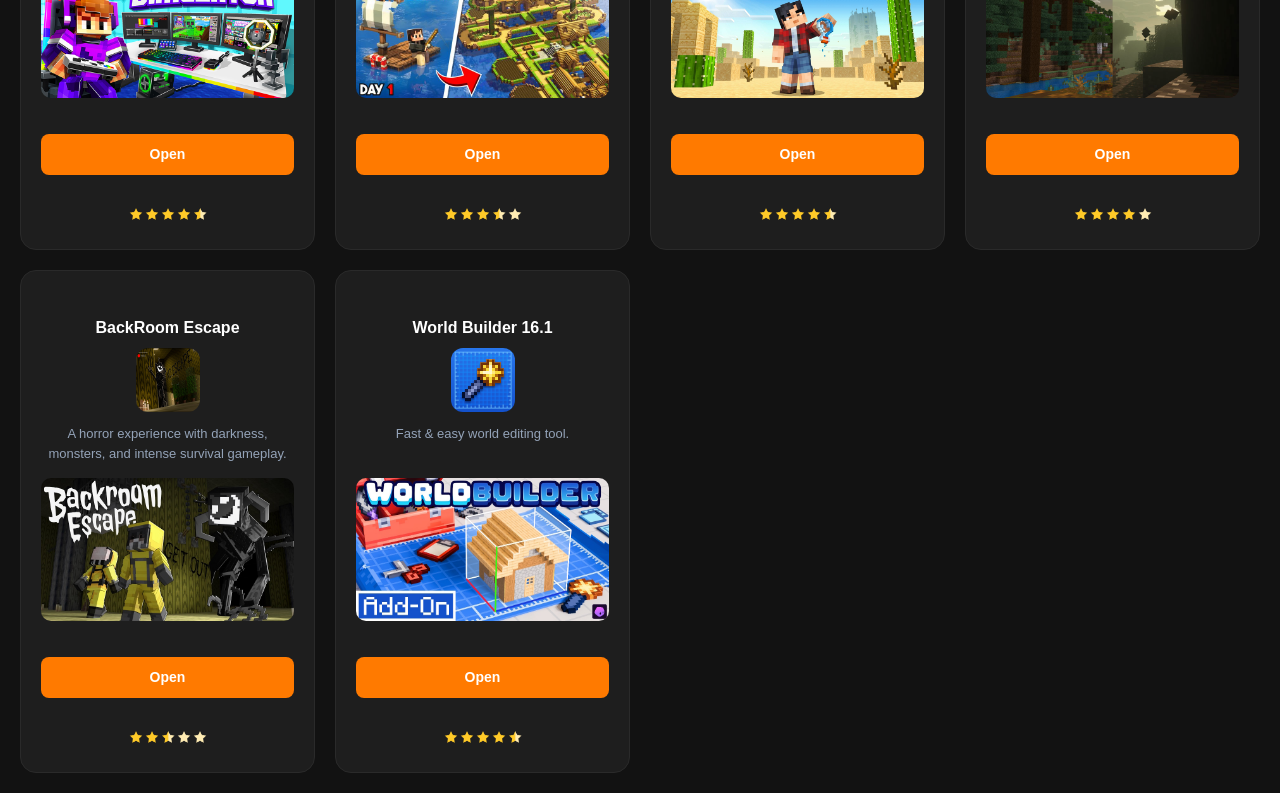
<file: bedrock/bedrock.html>
<!DOCTYPE html>
<html lang="en">
<head>
<meta charset="UTF-8">
<meta name="viewport" content="width=device-width, initial-scale=1.0">
<title>Mod-Em - Bedrock</title>
<link rel="stylesheet" href="/bedrock/css/style.css">
  <link rel="icon" type="image/png" href="logo.png">
  <meta name="viewport" content="width=device-width, initial-scale=1.0">
</head>
<body>
<header class="main-header">

<div>
<a href="https://mod-em.vercel.app">
<img src="logo.png" class="logo">
    </a>
<h1 class="site-title">MOD-EM</h1>
</div>
<button onclick="goBack()" class="back">BACK</button>
</header>

<div class="filter-search">
  <div class="category-filter">
    <label for="categorySelect">category :</label>
    <select id="categorySelect" onchange="filterAddons()">
      <option value="all">All</option>
      <option value="addon">Addon</option>
      <option value="texture">Texture Pack</option>
      <option value="world">World</option>
    </select>
  </div>

  
  <div class="search-box">
    <input type="text" id="searchInput" placeholder="Search " oninput="filterAddons()">
  </div>
</div>

<div class="addon-wrapper">
  <div id="addons" class="addon-container">
    <!-- Addon cards akan dirender di sini -->
  </div>
</div>

<script src="/bedrock/js/main.js"></script>
</body>
</html>
</file>
<file: bedrock/css/style.css>
/* ==========================================================================
   1. RESET & BASE STYLES
   ========================================================================== */
* {
  margin: 0;
  padding: 0;
  box-sizing: border-box;
  font-family: -apple-system, BlinkMacSystemFont, 'Segoe UI', Roboto, Helvetica, Arial, sans-serif;
}

body {
  background: #121212; /* Sedikit lebih gelap agar kontras kartu lebih hidup */
  color: #e2e8f0;
  line-height: 1.5;
}

/* ==========================================================================
   2. HEADER & NAVIGATION
   ========================================================================== */
.main-header {
  display: flex;
  justify-content: space-between;
  align-items: center;
  background: #1e1e1e;
  padding: 16px 24px;
  border-bottom: 3px solid #ff7a00;
  box-shadow: 0 4px 20px rgba(0, 0, 0, 0.3);
}

.site-title {
  color: #ff7a00;
  font-size: 24px;
  font-weight: 800;
  letter-spacing: 0.5px;
}

.logo {
  width: 48px;
  height: 48px;
  border-radius: 12px;
  object-fit: cover;
  box-shadow: 0 2px 8px rgba(0,0,0,0.2);
  transition: all 0.2s ease;
}
.logo:hover{
  transform: scale(1.05);
}

.back {
  background: #ff7a00;
  color: white;
  border: none;
  width: 75px;
  height: 45px;
  cursor: pointer;
  border-radius: 8px;
  font-weight: 600;
  transition: all 0.2s ease;
}

.back:hover {
  background: #e06b00;
  transform: translateY(-2px);
}

/* ==========================================================================
   3. FILTER & SEARCH BOX
   ========================================================================== */
.filter-search {
  display: flex;
  align-items: center;
  flex-wrap: wrap;
  gap: 16px;
  background-color: #1e1e1e;
  border: 1px solid #2a2a2a;
  border-radius: 12px;
  padding: 16px 24px;
  margin: 20px;
  transition: all 0.2s ease;
}
.filter-search:hover {
    box-shadow: 0 0 3px #ff7a00, 0 0 30px rgba(255, 122, 0, 0.5);
    transform: translateY(-5px);
}

.category-filter {
  display: flex;
  align-items: center;
  gap: 10px;
  color: #94a3b8;
  font-size: 14px;
  font-weight: 500;
}

.category-filter select {
  background-color: #ff7a00;
  color: white;
  border: none;
  padding: 8px 16px;
  border-radius: 8px;
  font-weight: bold;
  cursor: pointer;
  outline: none;
  transition: background 0.2s;
}

.category-filter select:hover {
  background-color: #e06b00;
}

.search-box {
  flex-grow: 1;
  max-width: 300px;
}

.search-box input {
  padding: 8px 16px;
  border: 1px solid #333;
  border-radius: 8px;
  background-color: #2a2a2a; /* Mengubah search box jadi gelap agar matching */
  color: white;
  outline: none;
  width: 100%;
  transition: all 0.2s ease;
}

.search-box input::placeholder {
  color: white;
}

.search-box input:focus {
  border-color: #ff7a00;
  background-color: #333;
  box-shadow: 0 0 0 2px rgba(255, 122, 0, 0.2);
  color:white;
}

/* ==========================================================================
   4. ADDON GRID & CARDS (BAGIAN UTAMA)
   ========================================================================== */
.addon-wrapper {
  padding: 0 20px 20px 20px;
}

.addon-container {
  display: grid;
  grid-template-columns: repeat(5, 1fr);
  gap: 20px;
}

.card {
  background: #1e1e1e;
  color: white;
  border: 1px solid #2a2a2a; 
  border-radius: 16px;
  display: flex;
  flex-direction: column;
  align-items: center;
  text-align: center;
  position: relative; /* Cukup tulis satu kali saja, yang satu lagi dihapus */
  overflow: hidden;
  transition: transform 0.25s ease, border-color 0.25s ease, box-shadow 0.25s ease;

  /* --- PERBAIKAN PADDING DI SINI --- */
  padding: 45px 20px 20px 20px; /* Atas: 45px (ruang untuk badge), Kanan/Bawah/Kiri: 20px */
}


/* Efek Glow & Naik saat Kartu di-Hover */
.card:hover {
  transform: translateY(-5px);
  border-color: #ff7a00;
  box-shadow: 0 0 3px #ff7a00, 0 0 30px rgba(255, 122, 0, 0.5);
}

.card-logo {
  width: 64px;
  height: 64px;
  border-radius: 12px;
  margin-bottom: 12px;
  object-fit: cover;
  transition: all 0.2s ease;
}
.card img:hover{
  transform: scale(1.02);
}

/* Membuat Layout Konten Vertikal Konsisten */
.card h3 {
  font-size: 16px;
  font-weight: 700;
  margin-bottom: 8px;
  color: #fff;
}

.card-desc {
  font-size: 13px;
  color: #94a3b8;
  margin-bottom: 15px;
  display: -webkit-box;
  -webkit-line-clamp: 3; /* Membatasi teks deskripsi max 3 baris agar tinggi kartu seragam */
  -webkit-box-orient: vertical;
  overflow: hidden;
}

.card-screen {
  width: 100%;
  border-radius: 10px;
  margin-top: auto; /* Mendorong screenshot ke area bawah */
  margin-bottom: 12px;
  aspect-ratio: 16 / 9;
  object-fit: cover;
  transition: all 0.2s ease;
}
.card-screen:hover {
  transform: scale(1.02);
}

.card-rating {
  margin: 8px 0;
  display: flex;
  justify-content: center;
  gap: 2px;
}

.star {
  width: 14px;
  height: 14px;
}

/* Desain Tombol Open / Download */
button, .btn-download {
  cursor: pointer;
  background: #ff7a00;
  color: white;
  border: none;
  padding: 10px 0;
  width: 100%; /* Tombol melebar penuh agar lebih mudah diklik di HP/Desktop */
  border-radius: 8px;
  font-weight: 600;
  font-size: 14px;
  text-align: center;
  text-decoration: none;
  transition: background 0.2s ease, transform 0.1s ease;
}

button:hover, .btn-download:hover {
  background: #e06b00;
}

button:active, .btn-download:active {
  transform: scale(0.98);
}

/* ==========================================================================
   5. RESPONSIVE BREAKPOINTS (MEDIA QUERIES)
   ========================================================================== */
@media(max-width: 1400px) {
  .addon-container { grid-template-columns: repeat(4, 1fr); }
}

@media(max-width: 1024px) {
  .addon-container { grid-template-columns: repeat(3, 1fr); }
}

@media(max-width: 768px) {
  .addon-container { grid-template-columns: repeat(2, 1fr); gap: 14px; }
  .filter-search { margin: 15px; padding: 12px; }
  .search-box { max-width: 100%; }
}

@media(max-width: 480px) {
  .addon-container { grid-template-columns: repeat(1, 1fr); }
  .main-header { padding: 12px 16px; }
  .site-title { font-size: 20px; }
}

/* ==========================================================================
   6. MODAL STYLES
   ========================================================================== */
.modal {
  display: none;
  position: fixed;
  top: 0; left: 0;
  width: 100%; height: 100%;
  background: rgba(0,0,0,0.8);
  backdrop-filter: blur(4px); /* Efek blur estetik pada background modal */
  overflow-y: auto;
  z-index: 1000;
}

.modal-content {
  background: #1e1e1e;
  color: white;
  margin: 40px auto;
  padding: 24px;
  width: 90%;
  max-width: 600px;
  border-radius: 16px;
  border: 1px solid #2a2a2a;
  max-height: 90vh;
  overflow-y: auto;
  display: flex;
  flex-direction: column;
  gap: 12px;
  position: relative;
}

.modal-screenshot {
  width: 100%;
  border-radius: 8px;
  margin-bottom: 10px;
}

.close {
  position: absolute;
  top: 12px; right: 18px;
  font-size: 28px;
  font-weight: bold;
  cursor: pointer;
  color: #94a3b8;
  transition: color 0.2s;
}

.close:hover {
  color: white;
}

textarea, input {
  width: 100%;
  padding: 10px 14px;
  margin: 6px 0;
  border: 1px solid #333;
  background: #2a2a2a;
  color: white;
  border-radius: 8px;
  resize: vertical;
  outline: none;
}

textarea:focus, input:focus {
  border-color: #ff7a00;
}

/* ==========================================================================
   7. REVIEWS SECTION
   ========================================================================== */
#reviewListWrapper {
  max-height: 250px;
  overflow-y: auto;
  margin-top: 10px;
}

.review {
  border-bottom: 1px solid #2a2a2a;
  padding: 12px 0;
}

.review-name { font-weight: bold; color: #fff; }
.review-stars { color: #ff7a00; }
.reply { margin-left: 20px; font-size: 14px; color: #94a3b8; }

.review button {
  margin-right: 5px;
  margin-top: 5px;
  background: transparent;
  color: #94a3b8;
  border: none;
  padding: 4px 8px;
  width: auto;
  font-size: 12px;
}

.review button:hover {
  color: white;
  background: #2a2a2a;
}

/* ==========================================================================
   8. FOOTER STYLES
   ========================================================================== */
.site-footer {
  background-color: #121212;
  color: #94a3b8;
  padding: 32px 20px;
  border-top: 1px solid #2a2a2a;
  margin-top: 60px;
}

.footer-container {
  max-width: 1200px;
  margin: 0 auto;
  display: flex;
  justify-content: space-between;
  align-items: center;
  flex-wrap: wrap;
  gap: 20px;
}

.footer-left p {
  font-size: 14px;
  margin: 0;
}

.brand-name {
  color: #ffffff;
  font-weight: 600;
}

.footer-links {
  display: flex;
  align-items: center;
  gap: 16px;
  font-size: 14px;
}

.footer-link {
  color: #94a3b8;
  text-decoration: none;
  transition: color 0.2s ease;
}

.footer-link:hover {
  color: #ff7a00; /* Diubah ke oranye agar senada dengan tema utama */
}

.footer-separator {
  color: #334155;
  user-select: none;
}

.footer-socials {
  display: flex;
  align-items: center;
  gap: 16px;
}

.social-icon {
  display: inline-block;
  width: 24px;
  height: 24px;
  transition: transform 0.2s ease;
}

.social-icon img {
  width: 100%;
  height: 100%;
  object-fit: contain;
  filter: invert(74%) sepia(21%) saturate(237%) hue-rotate(178%) brightness(88%) contrast(87%);
}

.social-icon:hover {
  transform: translateY(-3px);
}

.social-icon:hover img {
  filter: invert(61%) sepia(85%) saturate(2443%) hue-rotate(13deg) brightness(101%) contrast(105%); /* Efek oranye ketika di-hover */
}

@media (max-width: 640px) {
  .footer-container {
    flex-direction: column;
    text-align: center;
    gap: 20px;
  }
  .footer-left { order: 3; }
  .footer-links { order: 1; justify-content: center; }
  .footer-socials { order: 2; justify-content: center; }
}

.badge {
  position: absolute;
  top: 15px;         /* Jarak aman dari atas batas card */
  right: 15px;       /* Jarak aman dari kanan batas card */
  font-size: 10px;   /* Sedikit diperkecil agar lebih proporsional */
  padding: 4px 10px; /* Diperlebar sedikit agar teks bernapas */
  border-radius: 5px;
  font-weight: bold;
  text-transform: uppercase;
  letter-spacing: 0.8px;
  z-index: 10;
}

/* Label jika status NEW (Hijau Transparan + Glowing) */
.badge-new {
  background-color: rgba(40, 167, 69, 0.2);
  color: #2bef6c;
  border: 1px solid rgba(40, 167, 69, 0.4);
  box-shadow: 0 0 12px rgba(43, 239, 108, 0.4);
}

/* Label jika status UPDATE (Oranye Transparan + Glowing) */
.badge-update {
  background-color: rgba(255, 140, 0, 0.2);
  color: #ffaa44;
  border: 1px solid rgba(255, 140, 0, 0.4);
  box-shadow: 0 0 12px rgba(255, 170, 68, 0.4);
   }
</file>
